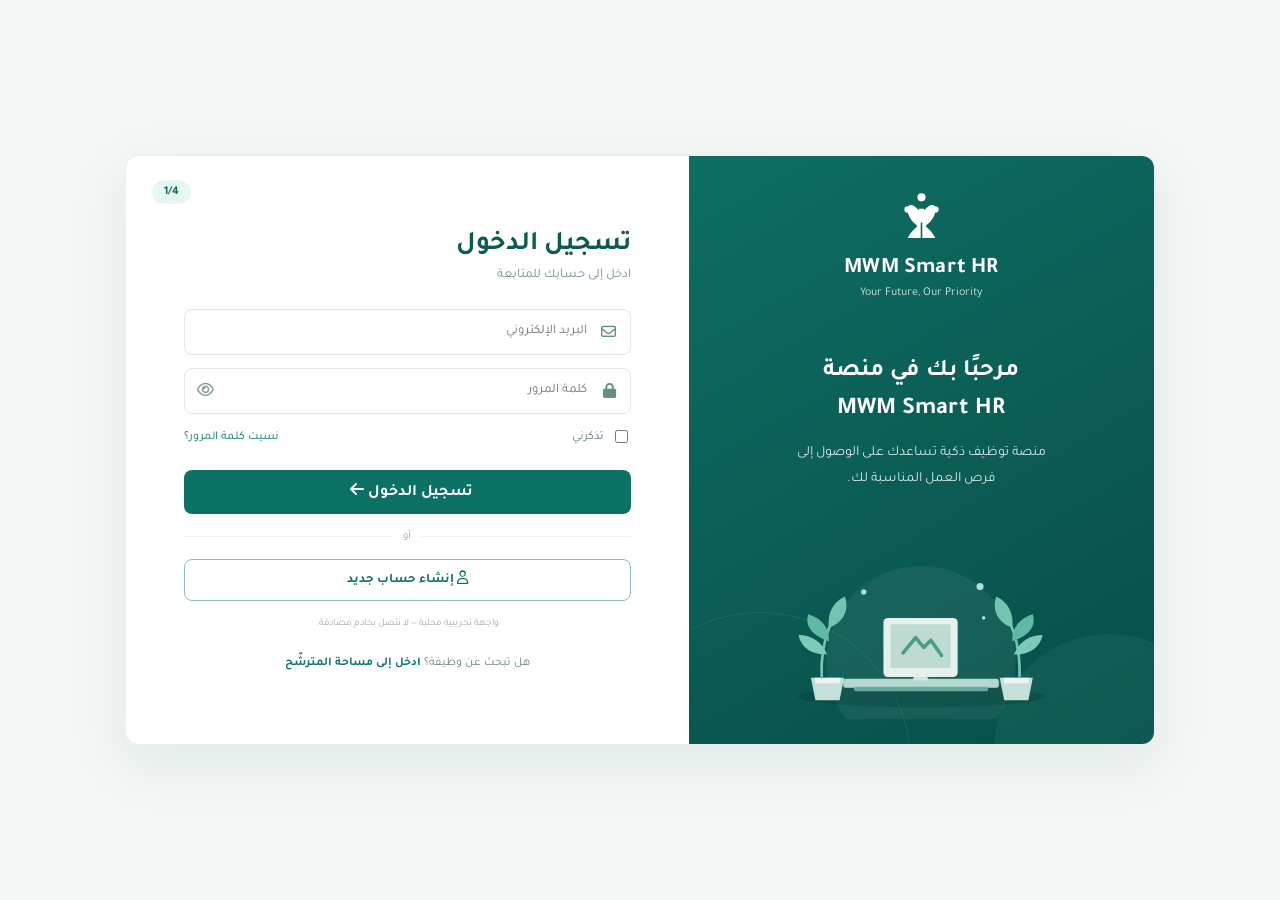
<file: index.html>
<!DOCTYPE html>
<html lang="ar" dir="rtl">
<head>
    <meta charset="UTF-8">
    <meta name="viewport" content="width=device-width, initial-scale=1.0">
    <title>MWM Smart HR</title>
    
    <link href="https://fonts.googleapis.com/css2?family=Tajawal:wght@400;500;700&display=swap" rel="stylesheet">
    <link rel="stylesheet" href="https://cdnjs.cloudflare.com/ajax/libs/font-awesome/6.4.0/css/all.min.css">

    <style>
        /* (نفس أكواد CSS السابقة التي أرسلتها لك، لا تحتاج لتغييرها) */
        :root {
            --sidebar-bg: #0d3e37; --sidebar-hover: #14554c; --sidebar-active: #1a6b60;
            --bg-color: #f4f7f6; --white: #ffffff; --text-dark: #333333;
            --text-light: #8c8c8c; --border-color: #e0e0e0; --primary-btn: #0d4b44; --sidebar-width: 260px;
        }
        * { margin: 0; padding: 0; box-sizing: border-box; font-family: 'Tajawal', sans-serif; }
        body { background-color: var(--bg-color); display: flex; height: 100vh; overflow: hidden; }

        /* الشريط الجانبي */
        .sidebar {
            width: var(--sidebar-width); background-color: var(--sidebar-bg); color: var(--white);
            display: flex; flex-direction: column; height: 100%; overflow-y: auto; flex-shrink: 0;
            transition: transform 0.3s ease-in-out; z-index: 1000;
        }
        .sidebar-header { padding: 25px 20px; display: flex; align-items: center; gap: 15px; border-bottom: 1px solid rgba(255,255,255,0.05); }
        .sidebar-header i { font-size: 28px; color: #b0d4d0; }
        .sidebar-header .logo-text h2 { font-size: 18px; font-weight: 700; }
        .sidebar-header .logo-text p { font-size: 12px; color: #a3c2be; margin-top: 2px; }
        .sidebar-menu { list-style: none; padding: 15px 0; flex: 1; }
        .sidebar-menu li { margin-bottom: 2px; }
        .sidebar-menu a {
            display: flex; align-items: center; padding: 12px 20px; color: #d1e0de; text-decoration: none;
            font-size: 14.5px; transition: all 0.2s ease; position: relative; cursor: pointer;
        }
        .sidebar-menu a i.icon { width: 25px; font-size: 16px; margin-left: 10px; text-align: center; }
        .sidebar-menu a:hover, .sidebar-menu li.active > a { background-color: var(--sidebar-hover); color: var(--white); }
        .submenu { list-style: none; background-color: rgba(0,0,0,0.15); display: none; }
        .submenu.open { display: block; }
        .submenu a { padding: 10px 45px 10px 20px; font-size: 13.5px; color: #b0c9c5; }
        .submenu a:hover, .submenu a.active { color: var(--white); background-color: rgba(255,255,255,0.05); }
        .submenu a.active::before {
            content: ""; position: absolute; right: 25px; top: 50%; transform: translateY(-50%);
            width: 6px; height: 6px; background-color: #4ade80; border-radius: 50%;
        }
        .arrow { margin-right: auto; font-size: 12px; transition: transform 0.3s ease; }
        .arrow.rotate { transform: rotate(180deg); }
        .sidebar-footer { padding: 20px; text-align: center; border-top: 1px solid rgba(255,255,255,0.05); }
        .sidebar-footer i { font-size: 24px; color: #b0d4d0; margin-bottom: 8px; }
        .sidebar-footer h4 { font-size: 13px; font-weight: 700; }
        .sidebar-footer p { font-size: 11px; color: #a3c2be; margin-top: 3px; }

        /* المنطقة الرئيسية */
        .main-content { flex: 1; display: flex; flex-direction: column; overflow: hidden; width: 100%; }
        .topbar {
            background-color: var(--white); height: 70px; display: flex; align-items: center;
            justify-content: space-between; padding: 0 30px; box-shadow: 0 1px 4px rgba(0,0,0,0.05); flex-shrink: 0;
        }
        .menu-toggle { display: none; font-size: 22px; color: var(--text-dark); cursor: pointer; margin-left: 15px; }
        .search-container { position: relative; width: 400px; }
        .search-container input {
            width: 100%; padding: 10px 40px 10px 15px; border: 1px solid var(--border-color);
            border-radius: 8px; font-size: 14px; outline: none; transition: border 0.3s;
        }
        .search-container input:focus { border-color: var(--primary-btn); }
        .search-container i { position: absolute; right: 15px; top: 50%; transform: translateY(-50%); color: var(--text-light); font-size: 16px; }
        .user-actions { display: flex; align-items: center; gap: 25px; }
        .notification { position: relative; cursor: pointer; color: var(--text-light); font-size: 20px; }
        .notification .badge {
            position: absolute; top: -5px; right: -5px; background-color: #ef4444; color: white;
            font-size: 10px; font-weight: bold; width: 16px; height: 16px; border-radius: 50%;
            display: flex; align-items: center; justify-content: center; border: 2px solid var(--white);
        }
        .profile { display: flex; align-items: center; gap: 12px; cursor: pointer; }
        .profile-info { text-align: left; }
        .profile-info h4 { font-size: 14px; color: var(--text-dark); margin-bottom: 2px; }
        .profile-info p { font-size: 12px; color: var(--text-light); }
        .profile-avatar {
            width: 40px; height: 40px; background-color: var(--sidebar-bg); color: var(--white);
            border-radius: 50%; display: flex; align-items: center; justify-content: center; font-size: 18px;
        }

        /* هنا سيتم تحميل الصفحات */
        .page-container { padding: 30px; overflow-y: auto; flex: 1; background-color: var(--bg-color); }

        /* شاشات صغيرة */
        .overlay { display: none; position: fixed; top: 0; left: 0; width: 100%; height: 100%; background-color: rgba(0,0,0,0.5); z-index: 999; opacity: 0; transition: opacity 0.3s ease; }
        .overlay.active { display: block; opacity: 1; }
        @media (max-width: 992px) {
            .sidebar { position: fixed; right: 0; top: 0; transform: translateX(100%); }
            .sidebar.open { transform: translateX(0); }
            .menu-toggle { display: block; }
            .search-container { width: 250px; }
        }
        @media (max-width: 768px) {
            .search-container { display: none; }
            .topbar { padding: 0 15px; }
            .profile-info { display: none; }
            .page-container { padding: 15px; }
        }
    </style>
</head>
<body>

    <div class="overlay" id="overlay" onclick="closeSidebar()"></div>

    <aside class="sidebar" id="sidebar">
        <div class="sidebar-header">
            <i class="fa-solid fa-network-wired"></i>
            <div class="logo-text">
                <h2>MWM Smart HR</h2>
                <p>منصة التوظيف الذكية</p>
            </div>
        </div>

        <ul class="sidebar-menu">
            <li>
                <a onclick="loadPage('home')"><i class="fa-solid fa-house icon"></i> لوحة التحكم</a>
            </li>
            
            <li class="active">
                <a onclick="toggleSubmenu('positions-submenu', this)">
                    <i class="fa-solid fa-briefcase icon"></i> إدارة المناصب الوظيفية
                    <i class="fa-solid fa-chevron-down arrow rotate"></i>
                </a>
                <ul class="submenu open" id="positions-submenu">
                    <!-- هنا نستدعي دالة loadPage بدلاً من href -->
                    <li><a onclick="loadPage('positions')" class="active">المناصب الوظيفية</a></li>
                    <li><a onclick="loadPage('job-card')">بطاقة تعريف الوظيفة</a></li>
                    <li><a onclick="loadPage('requirements')">متطلبات شاغل الوظيفة</a></li>
                    <li><a onclick="loadPage('risks')">مخاطر الوظيفة وظروفها</a></li>
                    <li><a onclick="loadPage('criteria')">معايير المطابقة والتقييم</a></li>
                </ul>
            </li>

            <li>
                <a onclick="loadPage('candidates')"><i class="fa-solid fa-users icon"></i> إدارة المرشحين</a>
            </li>
            <li>
                <a onclick="loadPage('decision')"><i class="fa-solid fa-user-check icon"></i> اتخاذ القرار</a>
            </li>
            
            <li>
                <a onclick="loadPage('matching')"><i class="fa-solid fa-brain icon"></i> المطابقة الذكية</a>
            </li>
            
            <li>
                <a onclick="loadPage('reports')"><i class="fa-solid fa-chart-column icon"></i> التقارير والنتائج</a>
            </li>
            
            <li>
                <a onclick="loadPage('settings')"><i class="fa-solid fa-gear icon"></i> الإعدادات</a>
            </li>
        </ul>

        <div class="sidebar-footer">
            <i class="fa-solid fa-layer-group"></i>
            <h4>MWM Smart HR</h4>
            <p>معاً نحو توظيف أفضل</p>
        </div>
    </aside>

    <div class="main-content">
        <header class="topbar">
            <div class="menu-toggle" onclick="toggleSidebar()">
                <i class="fa-solid fa-bars"></i>
            </div>

            <div class="search-container">
                <input type="text" placeholder="ابحث عن منصب وظيفي أو مصلحة...">
                <i class="fa-solid fa-magnifying-glass"></i>
            </div>

            <div class="user-actions">
                <div class="notification">
                    <i class="fa-regular fa-bell"></i>
                    <span class="badge">1</span>
                </div>
                <div class="profile">
                    <div class="profile-info">
                        <h4>أحمد بن علي</h4>
                        <p>مدير الموارد البشرية</p>
                    </div>
                    <div class="profile-avatar">
                        <i class="fa-solid fa-user-tie"></i>
                    </div>
                </div>
            </div>
        </header>

        <!-- 
            هذا هو الصندوق السحري الذي سيتغير محتواه!
            عند الضغط على أي زر، سيتم تحميل كود الصفحة هنا.
        -->
        <main class="page-container" id="main-content-area">
            <!-- سيتم وضع المحتوى هنا عبر JavaScript -->
            <div style="text-align: center; margin-top: 100px; color: #8c8c8c;">
                <i class="fa-solid fa-spinner fa-spin" style="font-size: 40px; margin-bottom: 20px;"></i>
                <h2>جاري تحميل لوحة التحكم...</h2>
            </div>
        </main>
    </div>

    <script src="app.js"></script>
</body>
</html>
</file>
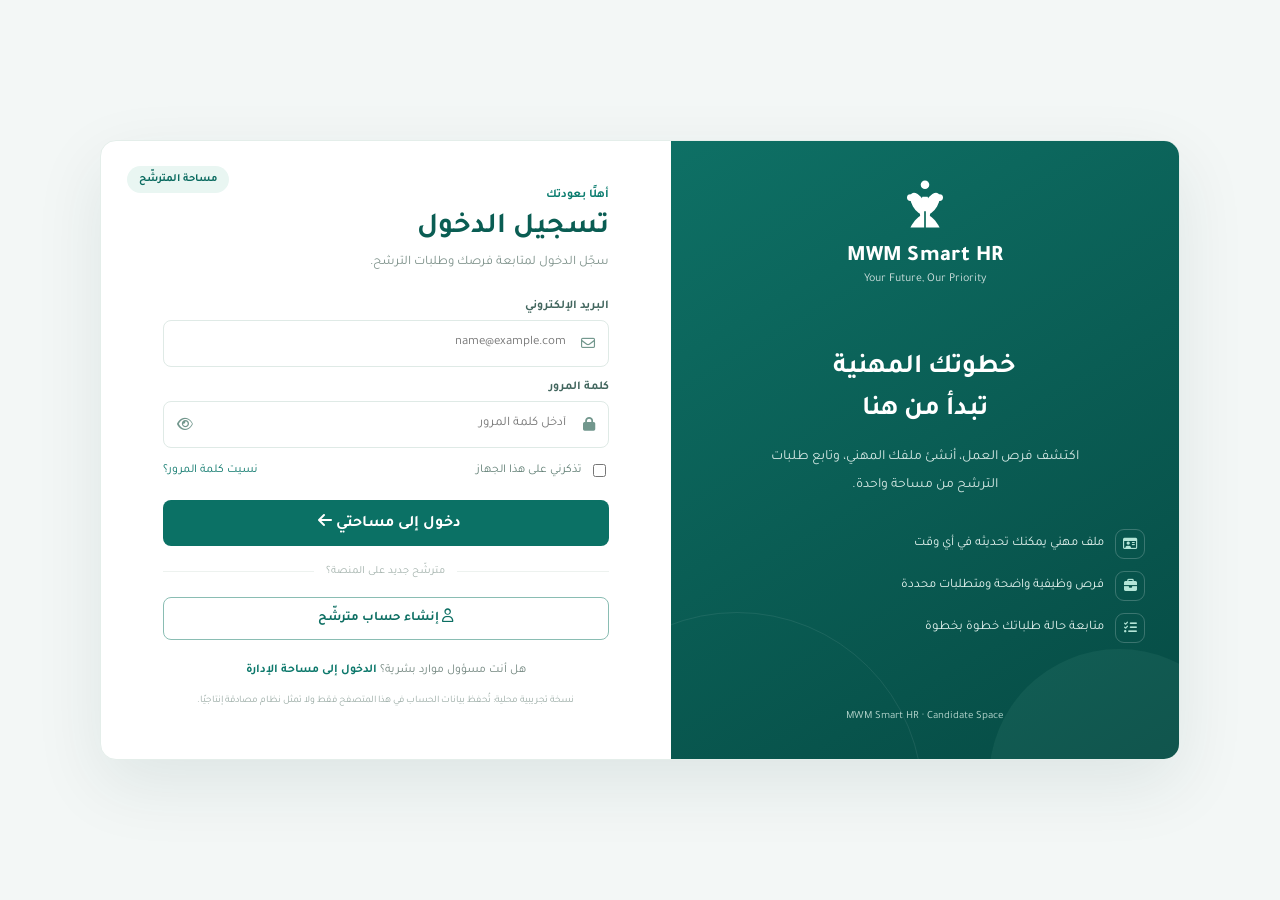
<file: candidate-login.html>
<!DOCTYPE html>
<html lang="ar" dir="rtl">
<head>
<meta charset="UTF-8"><meta name="viewport" content="width=device-width, initial-scale=1.0">
<title>بوابة المترشّح | MWM Smart HR</title>
<link href="https://fonts.googleapis.com/css2?family=Tajawal:wght@400;500;600;700;800&display=swap" rel="stylesheet">
<link rel="stylesheet" href="https://cdnjs.cloudflare.com/ajax/libs/font-awesome/6.4.0/css/all.min.css">
<style>
:root{--green:#0b655b;--green-dark:#064b44;--green-mid:#0e8174;--ink:#193e38;--muted:#708780;--line:#dfeae6;--paper:#fff;--soft:#eff8f5;--bg:#f3f7f6;--gold:#d8b775}*{box-sizing:border-box}body{margin:0;min-height:100vh;background:var(--bg);font-family:'Tajawal',sans-serif;color:var(--ink);display:grid;place-items:center;padding:26px}.auth-shell{width:min(1080px,100%);min-height:620px;background:#fff;display:grid;grid-template-columns:1fr 1.12fr;overflow:hidden;border:1px solid #e4eeea;border-radius:16px;box-shadow:0 24px 70px rgba(16,59,52,.09)}.brand-panel{background:linear-gradient(150deg,#0e7065,#064b44);position:relative;overflow:hidden;color:white;display:flex;align-items:center;flex-direction:column;padding:36px 34px;text-align:center}.brand-panel:before{content:"";position:absolute;width:370px;height:370px;border:1px solid #ffffff14;border-radius:50%;bottom:-225px;left:-120px}.brand-panel:after{content:"";position:absolute;width:260px;height:260px;background:#8dd0bd13;border-radius:50%;bottom:-150px;right:-70px}.brand-logo{width:60px;height:60px;z-index:1}.brand-name{font-size:22px;font-weight:800;letter-spacing:.2px;direction:ltr;margin-top:7px;z-index:1}.tagline{font-size:12px;opacity:.8;direction:ltr;margin-top:2px;z-index:1}.brand-copy{margin-top:62px;z-index:1;max-width:330px}.brand-copy h1{font-size:27px;line-height:1.55;margin:0 0 11px}.brand-copy p{font-size:14px;color:#d5e8e4;line-height:2;margin:0}.benefits{align-self:stretch;margin-top:30px;display:grid;gap:12px;text-align:right;z-index:1}.benefit{display:flex;align-items:center;gap:11px;font-size:13px;color:#e4f3ef}.benefit i{width:30px;height:30px;border:1px solid #ffffff35;border-radius:9px;display:grid;place-items:center;color:#b4e5d7}.brand-foot{margin-top:auto;padding-top:35px;color:#b9d8d0;font-size:11px;z-index:1}.auth-panel{padding:42px 62px 34px;display:flex;flex-direction:column;justify-content:center;position:relative}.role-chip{position:absolute;top:25px;left:26px;background:#e9f6f2;color:#0b6b60;border-radius:20px;padding:7px 12px;font-size:11px;font-weight:700}.auth-view[hidden]{display:none}.heading{margin-bottom:24px}.eyebrow{color:#0c7d70;font-size:12px;font-weight:700;margin-bottom:8px}.heading h2{font-size:29px;color:#0a5d53;margin:0 0 7px}.heading p{font-size:13px;color:#7d918a;margin:0;line-height:1.7}.field{margin-bottom:13px;position:relative}.field label{display:block;font-size:12px;font-weight:700;color:#42665e;margin-bottom:7px}.field input{width:100%;height:47px;border:1px solid var(--line);background:#fff;border-radius:8px;padding:0 42px 0 14px;font:inherit;font-size:13px;color:#244840;outline:none;transition:border .2s,box-shadow .2s}.field input:focus{border-color:#80bcb0;box-shadow:0 0 0 3px #0d77690d}.field>i{position:absolute;right:14px;top:37px;color:#72978d;font-size:14px}.field .eye{position:absolute;left:14px;right:auto;top:37px;cursor:pointer}.auth-row{display:flex;align-items:center;justify-content:space-between;gap:12px;font-size:12px;color:#617f75;margin:5px 0 20px}.remember{display:flex;align-items:center;gap:7px}.remember input{accent-color:#0b7165}.text-button{border:0;background:none;color:#0d786c;font:inherit;cursor:pointer;padding:0}.primary{width:100%;height:46px;border:0;border-radius:8px;background:#0b7165;color:#fff;font:inherit;font-weight:700;cursor:pointer;transition:background .2s}.primary:hover{background:#095b52}.primary i{margin-left:7px}.switch-line{text-align:center;display:flex;align-items:center;gap:12px;color:#a2b1ab;font-size:11px;margin:19px 0}.switch-line:before,.switch-line:after{content:"";height:1px;flex:1;background:#edf2ef}.switch{width:100%;height:43px;border:1px solid #8abdb3;border-radius:8px;background:#fff;color:#0c6e62;font:inherit;font-size:13px;font-weight:700;cursor:pointer}.switch:hover{background:#f4fbf9}.manager-link{text-align:center;font-size:12px;color:#71857e;margin-top:23px}.manager-link a{color:#0c786b;font-weight:700;text-decoration:none}.note{font-size:10px;color:#9aaba5;text-align:center;line-height:1.7;margin-top:16px}.message{display:none;font-size:12px;color:#9e4238;background:#fff4f1;border:1px solid #f1d9d3;padding:10px 12px;border-radius:7px;margin:0 0 14px;line-height:1.6}.message.show{display:block}.message.success{color:#136c53;background:#effaf5;border-color:#d1eee0}.password-hint{font-size:11px;color:#859992;line-height:1.5;margin-top:-5px;margin-bottom:12px}.terms{font-size:11px;color:#83968e;line-height:1.7;margin:3px 0 15px}.terms input{accent-color:#0b7165;vertical-align:middle;margin-left:5px}@media(max-width:800px){body{padding:0;background:white}.auth-shell{min-height:100vh;grid-template-columns:1fr;border:0;border-radius:0;box-shadow:none}.brand-panel{padding:21px 20px 23px;min-height:240px}.brand-logo{width:43px;height:43px}.brand-name{font-size:19px}.brand-copy{margin-top:20px}.brand-copy h1{font-size:21px}.brand-copy p{font-size:12px;max-width:430px}.benefits{display:none}.brand-foot{display:none}.auth-panel{padding:66px 26px 28px;min-height:480px}.role-chip{top:17px;left:20px}.heading h2{font-size:25px}}@media(min-width:801px) and (max-height:720px){.auth-shell{min-height:560px}.brand-copy{margin-top:35px}.auth-panel{padding-top:30px;padding-bottom:25px}.heading{margin-bottom:16px}.field{margin-bottom:10px}}
</style>
</head>
<body>
<main class="auth-shell">
  <section class="brand-panel">
    <svg class="brand-logo" viewBox="0 0 70 70" aria-hidden="true"><g fill="#fff"><circle cx="35" cy="9" r="5"/><circle cx="18" cy="24" r="4"/><circle cx="52" cy="24" r="4"/><ellipse cx="27" cy="31" rx="7" ry="14" transform="rotate(-30 27 31)"/><ellipse cx="43" cy="31" rx="7" ry="14" transform="rotate(30 43 31)"/><path d="M32 23c-4 9-4 17-2 25h10c2-8 2-16-2-25z"/><path d="M35 42c-8 4-13 9-17 17h34c-4-8-9-13-17-17z"/><path d="M35 40v21" stroke="#0d6b5c" stroke-width="2" fill="none"/></g></svg>
    <div class="brand-name">MWM Smart HR</div><div class="tagline">Your Future, Our Priority</div>
    <div class="brand-copy"><h1>خطوتك المهنية<br>تبدأ من هنا</h1><p>اكتشف فرص العمل، أنشئ ملفك المهني، وتابع طلبات الترشح من مساحة واحدة.</p></div>
    <div class="benefits"><div class="benefit"><i class="fa-regular fa-id-card"></i><span>ملف مهني يمكنك تحديثه في أي وقت</span></div><div class="benefit"><i class="fa-solid fa-briefcase"></i><span>فرص وظيفية واضحة ومتطلبات محددة</span></div><div class="benefit"><i class="fa-solid fa-list-check"></i><span>متابعة حالة طلباتك خطوة بخطوة</span></div></div>
    <div class="brand-foot">MWM Smart HR · Candidate Space</div>
  </section>
  <section class="auth-panel">
    <span class="role-chip">مساحة المترشّح</span>
    <form id="login-form" class="auth-view">
      <div class="heading"><div class="eyebrow">أهلًا بعودتك</div><h2>تسجيل الدخول</h2><p>سجّل الدخول لمتابعة فرصك وطلبات الترشح.</p></div>
      <div class="field"><label for="login-email">البريد الإلكتروني</label><i class="fa-regular fa-envelope"></i><input id="login-email" name="email" type="email" placeholder="name@example.com" autocomplete="username" required></div>
      <div class="field"><label for="login-password">كلمة المرور</label><i class="fa-solid fa-lock"></i><input id="login-password" name="password" type="password" placeholder="أدخل كلمة المرور" autocomplete="current-password" required><i class="fa-regular fa-eye eye" data-show-password></i></div>
      <div class="auth-row"><label class="remember"><input type="checkbox" name="remember"> تذكرني على هذا الجهاز</label><button class="text-button" type="button" data-action="forgot">نسيت كلمة المرور؟</button></div>
      <p class="message" id="login-message" role="status"></p>
      <button type="submit" class="primary">دخول إلى مساحتي <i class="fa-solid fa-arrow-left"></i></button>
      <div class="switch-line">مترشّح جديد على المنصة؟</div><button class="switch" type="button" data-switch="signup"><i class="fa-regular fa-user"></i> إنشاء حساب مترشّح</button>
    </form>
    <form id="signup-form" class="auth-view" hidden>
      <div class="heading"><div class="eyebrow">ابدأ رحلتك</div><h2>إنشاء حساب مترشّح</h2><p>أنشئ حسابًا لتقديم طلبات التوظيف ومتابعتها.</p></div>
      <div class="field"><label for="signup-name">الاسم الكامل</label><i class="fa-regular fa-user"></i><input id="signup-name" name="name" placeholder="الاسم واللقب" autocomplete="name" required maxlength="100"></div>
      <div class="field"><label for="signup-email">البريد الإلكتروني</label><i class="fa-regular fa-envelope"></i><input id="signup-email" name="email" type="email" placeholder="name@example.com" autocomplete="email" required maxlength="160"></div>
      <div class="field"><label for="signup-password">كلمة المرور</label><i class="fa-solid fa-lock"></i><input id="signup-password" name="password" type="password" placeholder="8 أحرف على الأقل" minlength="8" autocomplete="new-password" required><i class="fa-regular fa-eye eye" data-show-password></i></div>
      <div class="field"><label for="signup-confirm">تأكيد كلمة المرور</label><i class="fa-solid fa-lock"></i><input id="signup-confirm" name="confirmPassword" type="password" placeholder="أعد كتابة كلمة المرور" minlength="8" autocomplete="new-password" required></div>
      <p class="password-hint">استخدم كلمة مرور لا تقل عن 8 أحرف.</p>
      <label class="terms"><input type="checkbox" name="agree" required> أوافق على استخدام بياناتي لغرض الترشح في هذه النسخة التجريبية.</label>
      <p class="message" id="signup-message" role="status"></p>
      <button type="submit" class="primary">إنشاء الحساب <i class="fa-solid fa-arrow-left"></i></button>
      <div class="switch-line">لديك حساب بالفعل؟</div><button class="switch" type="button" data-switch="login">العودة إلى تسجيل الدخول</button>
    </form>
    <div class="manager-link">هل أنت مسؤول موارد بشرية؟ <a href="login.html">الدخول إلى مساحة الإدارة</a></div>
    <p class="note">نسخة تجريبية محلية: تُحفظ بيانات الحساب في هذا المتصفح فقط ولا تمثل نظام مصادقة إنتاجيًا.</p>
  </section>
</main>
<script>
(() => {
  'use strict';
  const ACCOUNTS_KEY='mwm-smart-hr.candidate-accounts.v1';
  const SESSION_KEY='mwmCandidateAccountId';
  const loginForm=document.getElementById('login-form');
  const signupForm=document.getElementById('signup-form');
  const readAccounts=()=>{try{const v=JSON.parse(localStorage.getItem(ACCOUNTS_KEY)||'[]');return Array.isArray(v)?v:[]}catch(_){return[]}};
  const writeAccounts=items=>localStorage.setItem(ACCOUNTS_KEY,JSON.stringify(items));
  const message=(id,text,success=false)=>{const el=document.getElementById(id);el.textContent=text;el.classList.toggle('show',!!text);el.classList.toggle('success',!!success)};
  function show(which){loginForm.hidden=which!=='login';signupForm.hidden=which!=='signup';document.querySelector('.role-chip').textContent=which==='login'?'مساحة المترشّح':'حساب مترشّح جديد';message('login-message','');message('signup-message','');}
  async function digest(value){if(!window.crypto?.subtle)throw new Error('تعذر إنشاء جلسة آمنة في هذا المتصفح. شغّل الموقع عبر start.py ثم استخدم متصفحًا حديثًا.');const bytes=new TextEncoder().encode(value);const hash=await crypto.subtle.digest('SHA-256',bytes);return Array.from(new Uint8Array(hash)).map(b=>b.toString(16).padStart(2,'0')).join('');}
  function enter(account){sessionStorage.setItem(SESSION_KEY,account.id);sessionStorage.setItem('mwmCandidateEmail',account.email);location.href='candidate-portal.html';}
  document.querySelectorAll('[data-switch]').forEach(btn=>btn.addEventListener('click',()=>show(btn.dataset.switch)));
  document.querySelectorAll('[data-show-password]').forEach(btn=>btn.addEventListener('click',()=>{const input=btn.parentElement.querySelector('input');input.type=input.type==='password'?'text':'password';btn.classList.toggle('fa-eye');btn.classList.toggle('fa-eye-slash')}));
  loginForm.addEventListener('submit',async event=>{event.preventDefault();message('login-message','');const email=loginForm.elements.email.value.trim().toLowerCase(),password=loginForm.elements.password.value;try{const accounts=readAccounts(),account=accounts.find(a=>a.email===email);if(!account){message('login-message','لم نعثر على حساب بهذا البريد الإلكتروني. أنشئ حسابًا جديدًا للمتابعة.');return;}if(await digest(password)!==account.passwordDigest){message('login-message','كلمة المرور غير صحيحة. تحقق منها ثم حاول مجددًا.');return;}enter(account);}catch(err){message('login-message',err.message||'تعذر تسجيل الدخول.');}});
  signupForm.addEventListener('submit',async event=>{event.preventDefault();message('signup-message','');if(!signupForm.reportValidity())return;const name=signupForm.elements.name.value.trim(),email=signupForm.elements.email.value.trim().toLowerCase(),password=signupForm.elements.password.value,confirmPassword=signupForm.elements.confirmPassword.value;if(password!==confirmPassword){message('signup-message','كلمتا المرور غير متطابقتين.');return;}if(name.length<3){message('signup-message','اكتب الاسم الكامل بشكل صحيح.');return;}if(password.length<8){message('signup-message','يجب أن تحتوي كلمة المرور على 8 أحرف على الأقل.');return;}try{const accounts=readAccounts();if(accounts.some(a=>a.email===email)){message('signup-message','يوجد حساب مسجّل بهذا البريد. سجّل الدخول بدلًا من إنشاء حساب مكرر.');return;}const account={id:'ca_'+Date.now().toString(36)+'_'+Math.random().toString(36).slice(2,8),name,email,passwordDigest:await digest(password),createdAt:new Date().toISOString(),profile:{name,email,phone:'',city:'',education:'',field:'',experienceYears:0,skills:[],about:'',cvName:'',cvData:'',photoData:''}};accounts.push(account);writeAccounts(accounts);enter(account);}catch(err){message('signup-message',err.message||'تعذر إنشاء الحساب.');}});
  document.querySelector('[data-action="forgot"]').addEventListener('click',()=>message('login-message','لا تتوفر خدمة استرجاع كلمة المرور عبر البريد في النسخة المحلية. احتفظ بكلمة المرور؛ لا يمكن استعادتها من واجهة العرض إذا فُقدت.'));
  if(sessionStorage.getItem(SESSION_KEY))location.replace('candidate-portal.html');
})();
</script>
</body>
</html>
</file>
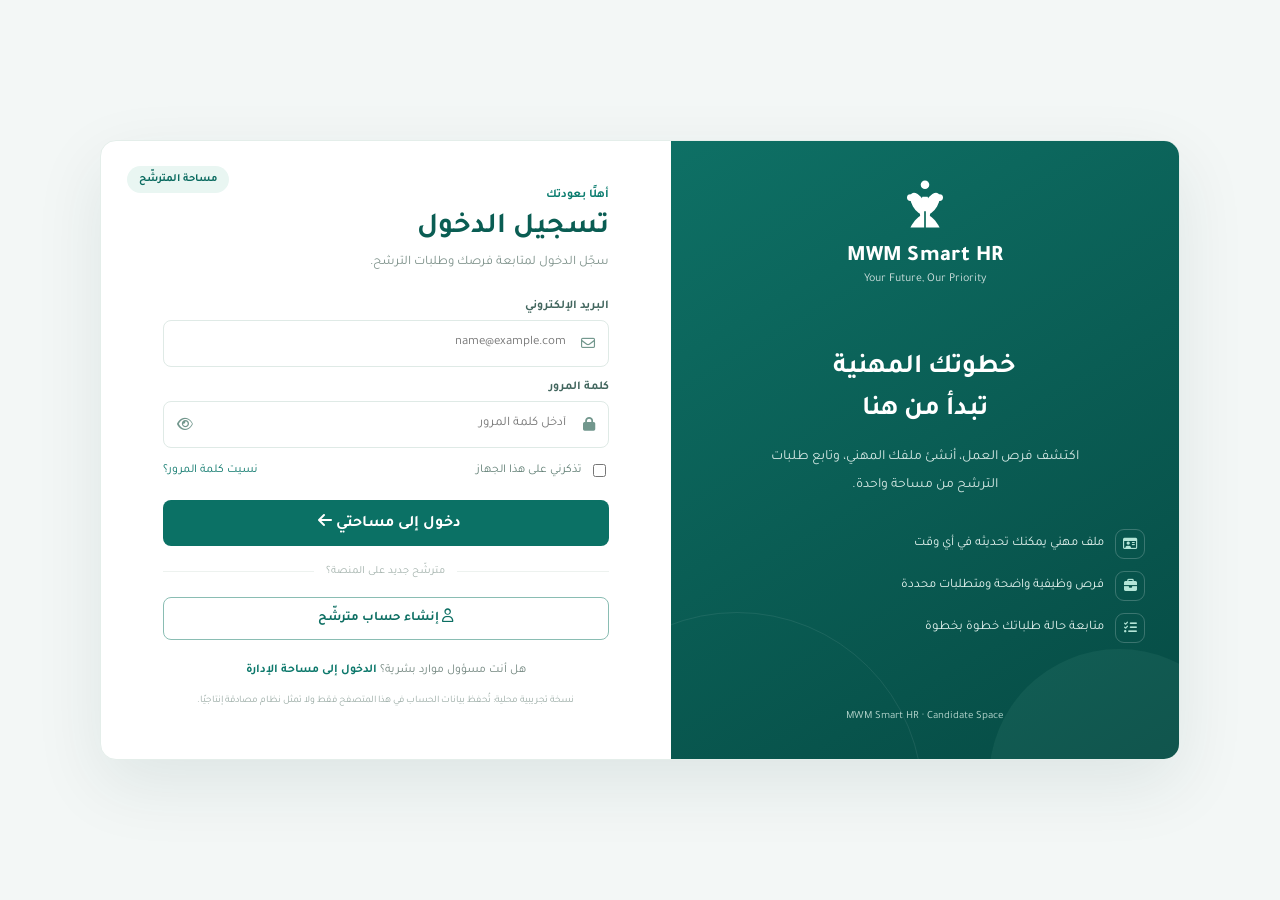
<file: candidate-portal.html>
<!DOCTYPE html>
<html lang="ar" dir="rtl">
<head>
<meta charset="UTF-8"><meta name="viewport" content="width=device-width, initial-scale=1.0">
<title>مساحة المترشّح | MWM Smart HR</title>
<link href="https://fonts.googleapis.com/css2?family=Tajawal:wght@400;500;600;700;800&display=swap" rel="stylesheet">
<link rel="stylesheet" href="https://cdnjs.cloudflare.com/ajax/libs/font-awesome/6.4.0/css/all.min.css">
<link rel="stylesheet" href="candidate.css">
</head>
<body>
<div class="candidate-app" id="candidate-app">
  <aside class="c-sidebar" id="c-sidebar">
    <a href="candidate-portal.html" class="c-brand" aria-label="MWM Smart HR"><span class="c-logo"><svg viewBox="0 0 70 70" aria-hidden="true"><g fill="currentColor"><circle cx="35" cy="9" r="5"/><circle cx="18" cy="24" r="4"/><circle cx="52" cy="24" r="4"/><ellipse cx="27" cy="31" rx="7" ry="14" transform="rotate(-30 27 31)"/><ellipse cx="43" cy="31" rx="7" ry="14" transform="rotate(30 43 31)"/><path d="M32 23c-4 9-4 17-2 25h10c2-8 2-16-2-25z"/><path d="M35 42c-8 4-13 9-17 17h34c-4-8-9-13-17-17z"/><path d="M35 40v21" stroke="#0d6b5c" stroke-width="2" fill="none"/></g></svg></span><span><b>MWM Smart HR</b><small>مساحة المترشّح</small></span></a>
    <div class="c-side-label">مساحتك المهنية</div>
    <nav class="c-nav" aria-label="القائمة الرئيسية">
      <button class="active" data-view="dashboard"><i class="fa-solid fa-house"></i><span>الرئيسية</span></button>
      <button data-view="jobs"><i class="fa-solid fa-briefcase"></i><span>الوظائف المتاحة</span><span class="nav-count" id="c-jobs-count">0</span></button>
      <button data-view="applications"><i class="fa-solid fa-file-circle-check"></i><span>طلباتي</span><span class="nav-count" id="c-app-count">0</span></button>
      <button data-view="profile"><i class="fa-regular fa-id-card"></i><span>ملفي المهني</span></button>
      <button data-view="security"><i class="fa-solid fa-shield-halved"></i><span>إعدادات الحساب</span></button>
    </nav>
    <div class="c-sidebar-bottom"><div class="c-help-icon"><i class="fa-regular fa-circle-question"></i></div><b>هل تحتاج إلى مساعدة؟</b><p>راجع تفاصيل كل منصب ومتطلباته قبل إرسال طلب الترشح.</p><button data-view="jobs">استكشاف الوظائف <i class="fa-solid fa-arrow-left"></i></button></div>
    <div class="c-sidebar-footer"><span class="c-mini-dot"></span> Your Future, Our Priority</div>
  </aside>
  <div class="c-mobile-scrim" id="c-scrim"></div>
  <main class="c-main">
    <header class="c-topbar">
      <div class="c-top-start"><button class="c-menu-toggle" id="c-menu-toggle" aria-label="فتح القائمة"><i class="fa-solid fa-bars"></i></button><div class="c-breadcrumb"><span>مساحة المترشّح</span><i class="fa-solid fa-chevron-left"></i><b id="c-current-page">الرئيسية</b></div></div>
      <div class="c-top-actions"><span class="c-top-note"><i class="fa-regular fa-circle-check"></i> تابع فرصك في مكان واحد</span><button class="c-avatar-button" data-view="profile" id="c-top-avatar" aria-label="الملف الشخصي">م</button><div class="c-top-user"><b id="c-top-name">المترشّح</b><small>حساب مترشّح</small></div><button class="c-logout" id="c-logout" title="تسجيل الخروج"><i class="fa-solid fa-arrow-right-from-bracket"></i></button></div>
    </header>
    <section class="c-content" id="c-content" aria-live="polite"><div class="c-loading"><i class="fa-solid fa-circle-notch fa-spin"></i><span>جارٍ تجهيز مساحتك...</span></div></section>
    <footer class="c-footer"><span>MWM Smart HR</span><span>مساحة المترشّح · نسخة تجريبية محلية</span></footer>
  </main>
</div>
<div id="c-toast" role="status" aria-live="polite"></div>
<div class="c-modal-layer" id="c-modal-layer" hidden></div>
<script src="candidate.js"></script>
</body>
</html>
</file>
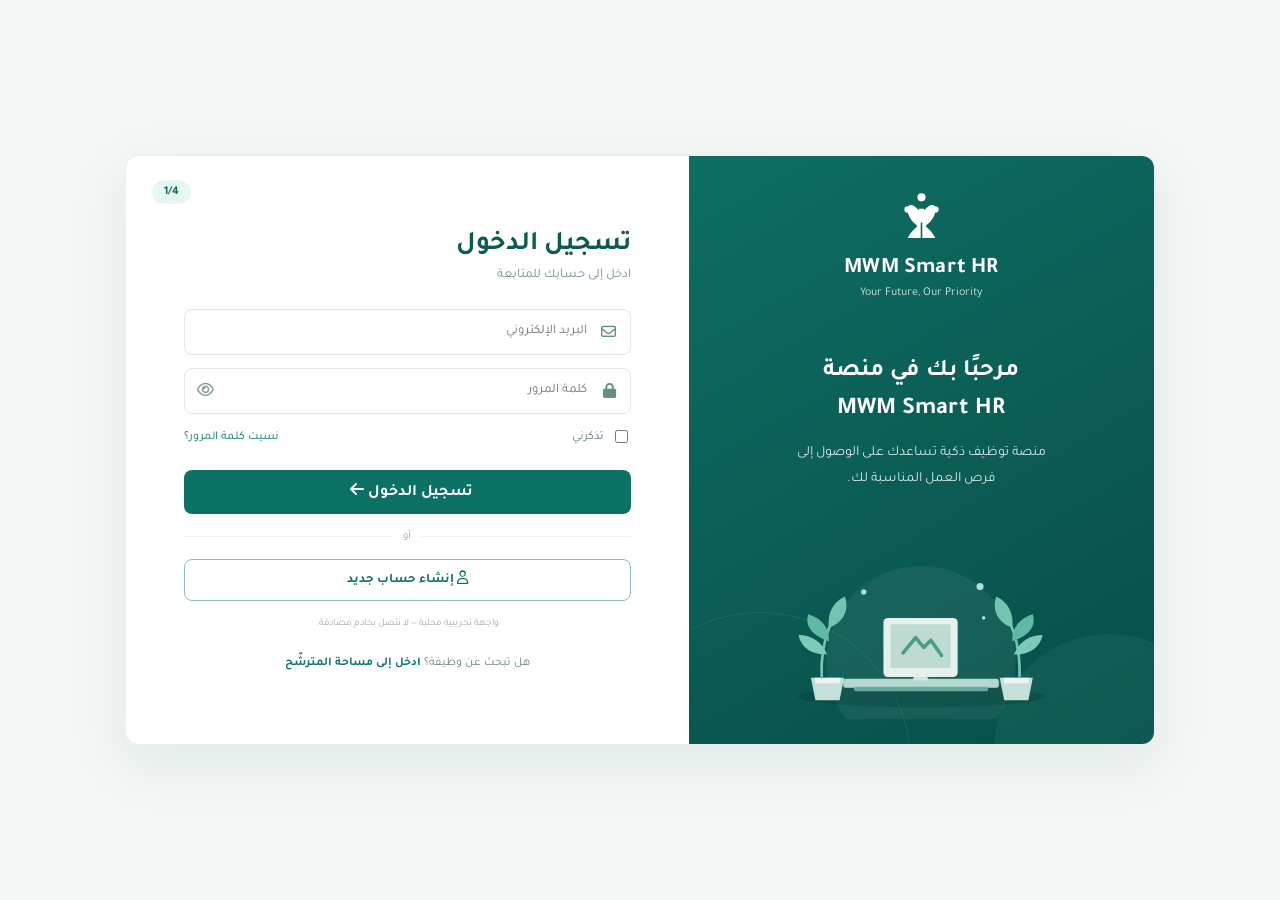
<file: login.html>
<!DOCTYPE html>
<html lang="ar" dir="rtl">
<head>
<meta charset="UTF-8"><meta name="viewport" content="width=device-width, initial-scale=1.0">
<title>تسجيل الدخول | MWM Smart HR</title>
<link href="https://fonts.googleapis.com/css2?family=Tajawal:wght@400;500;700;800&display=swap" rel="stylesheet">
<link rel="stylesheet" href="https://cdnjs.cloudflare.com/ajax/libs/font-awesome/6.4.0/css/all.min.css">
<style>
:root{--green:#0b5b52;--green-dark:#064b44;--green-mid:#0c7468;--ink:#173d37;--muted:#6d8580;--line:#dfe9e6;--paper:#fff;--soft:#eff8f5}*{box-sizing:border-box}body{margin:0;min-height:100vh;background:#f3f7f6;font-family:'Tajawal',sans-serif;color:var(--ink);display:grid;place-items:center;padding:20px}.login-shell{width:min(1030px,100%);min-height:590px;background:var(--paper);display:grid;grid-template-columns:.95fr 1.15fr;border-radius:13px;overflow:hidden;box-shadow:0 18px 60px rgba(16,59,52,.08);border:1px solid #e9efed}.brand-panel{background:linear-gradient(150deg,#0e6e64,#074e48);position:relative;overflow:hidden;color:#fff;display:flex;align-items:center;flex-direction:column;padding:34px 38px 28px;text-align:center}.brand-panel:before{content:"";position:absolute;width:300px;height:300px;border:1px solid rgba(255,255,255,.08);border-radius:50%;bottom:-170px;left:-80px}.brand-panel:after{content:"";position:absolute;width:230px;height:230px;background:rgba(80,176,154,.1);border-radius:50%;bottom:-120px;right:-70px}.brand-logo{width:57px;height:57px;margin-bottom:9px;z-index:1}.brand-panel h2{font-size:22px;margin:0;font-weight:700;letter-spacing:.2px;z-index:1;direction:ltr}.brand-panel .tagline{font-size:12px;opacity:.82;margin-top:4px;direction:ltr;z-index:1}.brand-copy{margin-top:53px;z-index:1}.brand-copy h1{font-size:24px;line-height:1.6;margin:0 0 10px;font-weight:700}.brand-copy p{font-size:14px;line-height:1.9;color:#d5e8e4;margin:0 auto;max-width:280px}.illustration{position:absolute;bottom:25px;left:50%;transform:translateX(-50%);width:min(340px,85%);height:170px;z-index:1}.login-panel{padding:35px 58px 30px;display:flex;flex-direction:column;justify-content:center;position:relative}.step-indicator{position:absolute;top:24px;left:26px;background:#e8f6f2;color:#0b6c61;border-radius:18px;padding:5px 12px;font-size:12px;font-weight:700;direction:ltr}.login-heading{margin-bottom:25px}.login-heading h1{font-size:27px;color:#0d5a51;margin:0 0 6px}.login-heading p{font-size:13px;color:#77908a;margin:0}.field{margin-bottom:13px;position:relative}.field input{width:100%;height:46px;border:1px solid var(--line);background:#fff;border-radius:8px;padding:0 43px 0 13px;font:inherit;font-size:13px;color:#244840;outline:none;transition:border .2s,box-shadow .2s}.field input:focus{border-color:#80bcb0;box-shadow:0 0 0 3px rgba(13,119,105,.08)}.field>i{position:absolute;right:15px;top:15px;color:#648f85;font-size:15px}.field .show-password{position:absolute;left:13px;right:auto;top:14px;cursor:pointer;color:#849c95}.login-options{display:flex;align-items:center;justify-content:space-between;gap:12px;font-size:12px;color:#5e7c73;margin:7px 0 24px}.remember{display:flex;align-items:center;gap:7px}.remember input{accent-color:#0d7468}.text-button{border:0;background:none;color:#0d786c;font:inherit;cursor:pointer;padding:0}.submit-btn{width:100%;height:44px;border:0;border-radius:8px;background:#0b7165;color:#fff;font:inherit;font-weight:700;cursor:pointer;transition:background .2s}.submit-btn:hover{background:#095b52}.submit-btn i{margin-left:8px}.separator{display:flex;align-items:center;gap:10px;color:#9aa9a4;font-size:11px;margin:16px 0}.separator:before,.separator:after{content:"";height:1px;background:#edf1ef;flex:1}.switch-btn{width:100%;height:42px;border:1px solid #8abdb3;border-radius:8px;background:white;color:#0c6e62;font:inherit;font-size:13px;font-weight:700;cursor:pointer}.switch-btn:hover{background:#f4fbf9}.login-footnote{font-size:10px;color:#a0afaa;text-align:center;margin-top:17px}.form-message{display:none;font-size:12px;color:#a34b40;background:#fff4f1;border:1px solid #f1d9d3;padding:9px 11px;border-radius:6px;margin:-5px 0 14px}.form-message.show{display:block}.auth-view[hidden]{display:none}@media(max-width:760px){body{padding:0;background:white}.login-shell{min-height:100vh;border:0;border-radius:0;grid-template-columns:1fr;box-shadow:none}.brand-panel{padding:20px 18px 22px;min-height:245px}.brand-logo{width:43px;height:43px;margin-bottom:4px}.brand-panel h2{font-size:19px}.brand-copy{margin-top:20px}.brand-copy h1{font-size:20px}.brand-copy p{font-size:12px;max-width:360px}.illustration{display:none}.login-panel{padding:58px 25px 30px;min-height:470px}.step-indicator{top:17px;left:20px}.login-heading h1{font-size:25px}}@media(min-width:761px) and (max-height:700px){.login-shell{min-height:550px}.brand-copy{margin-top:28px}.illustration{height:140px;bottom:12px}.login-panel{padding-top:28px;padding-bottom:22px}.login-heading{margin-bottom:17px}.login-options{margin-bottom:18px}}
</style>
</head>
<body>
<main class="login-shell">
  <section class="brand-panel">
    <svg class="brand-logo" viewBox="0 0 70 70" aria-hidden="true"><g fill="#fff"><circle cx="35" cy="9" r="5"/><circle cx="18" cy="24" r="4"/><circle cx="52" cy="24" r="4"/><ellipse cx="27" cy="31" rx="7" ry="14" transform="rotate(-30 27 31)"/><ellipse cx="43" cy="31" rx="7" ry="14" transform="rotate(30 43 31)"/><path d="M32 23c-4 9-4 17-2 25h10c2-8 2-16-2-25z"/><path d="M35 42c-8 4-13 9-17 17h34c-4-8-9-13-17-17z"/><path d="M35 40v21" stroke="#0d6b5c" stroke-width="2" fill="none"/></g></svg>
    <h2>MWM Smart HR</h2><span class="tagline">Your Future, Our Priority</span>
    <div class="brand-copy"><h1>مرحبًا بك في منصة<br>MWM Smart HR</h1><p>منصة توظيف ذكية تساعدك على الوصول إلى فرص العمل المناسبة لك.</p></div>
    <svg class="illustration" viewBox="0 0 360 190" aria-hidden="true"><circle cx="180" cy="125" r="106" fill="#ffffff" opacity=".06"/><ellipse cx="180" cy="165" rx="138" ry="12" fill="#022f2a" opacity=".24"/><rect x="93" y="145" width="174" height="10" rx="3" fill="#b2d8d0"/><rect x="105" y="154" width="150" height="5" rx="2" fill="#6ba99d"/><rect x="138" y="77" width="83" height="66" rx="5" fill="#e4f0ec"/><rect x="146" y="84" width="67" height="49" rx="2" fill="#bddbd2"/><path d="M160 116l14-17 9 11 8-8 12 17" stroke="#4c9a89" stroke-width="4" fill="none" stroke-linecap="round" stroke-linejoin="round"/><rect x="171" y="143" width="17" height="4" rx="2" fill="#cfe7e0"/><g><path d="M69 143c-1-20 2-39 9-57" stroke="#75c4b1" stroke-width="3" fill="none"/><path d="M77 103C58 97 50 86 54 73c14 4 24 15 23 30" fill="#60b9a4"/><path d="M75 118c-18 0-29-8-32-22 15 0 27 8 32 22" fill="#7bcbb8"/><path d="M77 88c-2-17 5-29 18-35 5 16-2 29-18 35" fill="#72c5b1"/><path d="M290 143c1-20-2-39-9-57" stroke="#75c4b1" stroke-width="3" fill="none"/><path d="M282 103c19-6 27-17 23-30-14 4-24 15-23 30" fill="#60b9a4"/><path d="M284 118c18 0 29-8 32-22-15 0-27 8-32 22" fill="#7bcbb8"/><path d="M282 88c2-17-5-29-18-35-5 16 2 29 18 35" fill="#72c5b1"/><path d="M57 144h37l-5 25H62z" fill="#c4e0d8"/><path d="M268 144h37l-5 25h-27z" fill="#c4e0d8"/><path d="M61 144h29l-1 6H62zM272 144h29l-1 6h-27z" fill="#e8f5f1"/></g><circle cx="116" cy="48" r="3" fill="#b0e0d5"/><circle cx="246" cy="42" r="4" fill="#b0e0d5"/><circle cx="250" cy="77" r="2" fill="#b0e0d5"/></svg>
  </section>
  <section class="login-panel">
    <span class="step-indicator">1/4</span>
    <form id="login-form" class="auth-view">
      <div class="login-heading"><h1>تسجيل الدخول</h1><p>ادخل إلى حسابك للمتابعة</p></div>
      <div class="field"><i class="fa-regular fa-envelope"></i><input name="email" type="email" placeholder="البريد الإلكتروني" autocomplete="username" required></div>
      <div class="field"><i class="fa-solid fa-lock"></i><input name="password" type="password" placeholder="كلمة المرور" autocomplete="current-password" required><i class="fa-regular fa-eye show-password" data-show-password></i></div>
      <div class="login-options"><label class="remember"><input type="checkbox" name="remember"> تذكرني</label><button class="text-button" type="button" data-action="forgot">نسيت كلمة المرور؟</button></div>
      <p class="form-message" id="login-message"></p>
      <button type="submit" class="submit-btn">تسجيل الدخول <i class="fa-solid fa-arrow-left"></i></button>
      <div class="separator">أو</div><button class="switch-btn" type="button" data-switch="signup"><i class="fa-regular fa-user"></i> إنشاء حساب جديد</button>
      <p class="login-footnote">واجهة تجريبية محلية — لا تتصل بخادم مصادقة.</p>
    </form>
    <form id="signup-form" class="auth-view" hidden>
      <div class="login-heading"><h1>إنشاء حساب</h1><p>جهّز مساحة العمل الخاصة بك على MWM Smart HR.</p></div>
      <div class="field"><i class="fa-regular fa-user"></i><input name="name" placeholder="الاسم الكامل" autocomplete="name" required></div>
      <div class="field"><i class="fa-regular fa-envelope"></i><input name="email" type="email" placeholder="البريد الإلكتروني" autocomplete="email" required></div>
      <div class="field"><i class="fa-solid fa-lock"></i><input name="password" type="password" placeholder="كلمة المرور (8 أحرف على الأقل)" minlength="8" required><i class="fa-regular fa-eye show-password" data-show-password></i></div>
      <p class="form-message" id="signup-message"></p><button type="submit" class="submit-btn">إنشاء الحساب <i class="fa-solid fa-arrow-left"></i></button>
      <div class="separator">أو</div><button class="switch-btn" type="button" data-switch="login">العودة إلى تسجيل الدخول</button><p class="login-footnote">يُحفظ اسم العرض والبريد فقط في هذا المتصفح، ولا تُحفظ كلمة المرور.</p>
    </form>
    <div class="candidate-entry" style="margin-top:13px;text-align:center;font-size:12px;color:#6d8580;line-height:1.8"><span>هل تبحث عن وظيفة؟</span> <a href="candidate-login.html" style="color:#0d786c;font-weight:700;text-decoration:none">ادخل إلى مساحة المترشّح</a></div>
  </section>
</main>
<script>
(() => {
  const loginForm=document.getElementById('login-form'), signupForm=document.getElementById('signup-form');
  function show(which){loginForm.hidden=which!=='login';signupForm.hidden=which!=='signup';document.querySelector('.step-indicator').textContent=which==='login'?'1/4':'2/4';}
  document.querySelectorAll('[data-switch]').forEach(btn=>btn.addEventListener('click',()=>show(btn.dataset.switch)));
  document.querySelectorAll('[data-show-password]').forEach(btn=>btn.addEventListener('click',()=>{const input=btn.parentElement.querySelector('input');input.type=input.type==='password'?'text':'password';btn.classList.toggle('fa-eye');btn.classList.toggle('fa-eye-slash');}));
  function enter(name,email){sessionStorage.setItem('mwmDemoLoggedIn','1');if(name)sessionStorage.setItem('mwmDemoName',name);if(email)sessionStorage.setItem('mwmDemoEmail',email);try{const key='mwm-smart-hr.data.v1',raw=localStorage.getItem(key);if(raw){const data=JSON.parse(raw);if(data.profile&&data.profile.name==='أحمد بن علي'&&name){data.profile.name=name;localStorage.setItem(key,JSON.stringify(data));}}}catch(_){}location.href='index.html#home';}
  loginForm.addEventListener('submit',event=>{event.preventDefault();const email=loginForm.elements.email.value.trim();const pass=loginForm.elements.password.value;if(!email||!pass)return;let user={};try{user=JSON.parse(localStorage.getItem('mwm-smart-hr.demo-user')||'{}')}catch(_){}const name=user.email===email?user.name:(sessionStorage.getItem('mwmDemoName')||'أحمد بن علي');enter(name,email);});
  signupForm.addEventListener('submit',event=>{event.preventDefault();if(!signupForm.reportValidity())return;const name=signupForm.elements.name.value.trim(),email=signupForm.elements.email.value.trim();localStorage.setItem('mwm-smart-hr.demo-user',JSON.stringify({name,email}));enter(name,email);});
  document.querySelector('[data-action="forgot"]').addEventListener('click',()=>{const message=document.getElementById('login-message');message.textContent='هذه نسخة تجريبية محلية ولا يوجد خادم بريد لإعادة تعيين كلمة المرور.';message.classList.add('show');});
})();
</script>
</body></html>
</file>
<file: candidate.css>
:root{--c-green:#0d6b5c;--c-green-dark:#083f39;--c-green-soft:#e8f5f1;--c-ink:#193c36;--c-muted:#738780;--c-line:#e3ece8;--c-paper:#fff;--c-bg:#f5f8f7;--c-amber:#d99b3d;--c-blue:#4f83c4;--c-red:#c65b54;--c-purple:#8873c9;--c-shadow:0 8px 26px rgba(18,65,56,.045)}*{box-sizing:border-box}html{min-height:100%;scroll-behavior:smooth}body{margin:0;background:var(--c-bg);color:var(--c-ink);font-family:'Tajawal',sans-serif;font-size:14px}button,input,textarea,select{font:inherit}button{cursor:pointer}button:focus-visible,a:focus-visible,input:focus-visible,select:focus-visible,textarea:focus-visible{outline:3px solid #91cdbf;outline-offset:2px}.candidate-app{min-height:100vh;display:flex}.c-sidebar{width:260px;background:var(--c-green-dark);color:#edf7f4;display:flex;flex-direction:column;position:fixed;right:0;top:0;bottom:0;z-index:50;padding:21px 15px 14px;overflow:auto}.c-brand{display:flex;align-items:center;gap:12px;text-decoration:none;color:#fff;padding:6px 9px 25px;border-bottom:1px solid #ffffff15}.c-logo{width:43px;height:43px;display:grid;place-items:center;color:#d2eee5;flex-shrink:0}.c-logo svg{width:100%;height:100%}.c-brand b{display:block;font-size:16px;direction:ltr;text-align:right;letter-spacing:.15px}.c-brand small{display:block;font-size:11px;color:#abc9c1;margin-top:4px}.c-side-label{font-size:11px;color:#92b3aa;margin:23px 10px 10px}.c-nav{display:grid;gap:5px}.c-nav button{display:flex;align-items:center;gap:13px;text-align:right;width:100%;border:0;background:transparent;color:#c9dfd9;padding:12px 13px;border-radius:8px;font-weight:500;transition:background .15s,color .15s}.c-nav button>i{width:20px;text-align:center;font-size:16px}.c-nav button:hover{background:#ffffff10;color:#fff}.c-nav button.active{background:#177c6e;color:#fff;box-shadow:inset -3px 0 #b5e2d6}.nav-count{margin-right:auto;min-width:22px;padding:3px 6px;border-radius:6px;background:#ffffff16;color:#eaf8f3;font-size:11px;text-align:center}.c-sidebar-bottom{margin-top:auto;background:#0c4b43;border:1px solid #ffffff13;border-radius:10px;padding:15px 13px;margin-bottom:16px}.c-help-icon{display:grid;place-items:center;width:34px;height:34px;border-radius:9px;background:#ffffff12;color:#b6e4d8;font-size:16px;margin-bottom:11px}.c-sidebar-bottom b{font-size:13px}.c-sidebar-bottom p{font-size:11px;line-height:1.8;color:#b1ccc5;margin:7px 0 13px}.c-sidebar-bottom button{border:1px solid #ffffff28;border-radius:6px;background:transparent;color:#e5f5f0;width:100%;padding:8px;font-size:11px}.c-sidebar-bottom button i{margin-right:4px}.c-sidebar-footer{display:flex;align-items:center;justify-content:center;gap:7px;color:#87aaa1;font-size:10px;direction:ltr}.c-mini-dot{width:6px;height:6px;background:#7cc9b1;border-radius:50%}.c-main{margin-right:260px;min-height:100vh;display:flex;flex:1;min-width:0;flex-direction:column}.c-topbar{height:75px;background:#fff;border-bottom:1px solid #e8efec;display:flex;align-items:center;justify-content:space-between;padding:0 33px;gap:20px;position:sticky;top:0;z-index:30}.c-top-start,.c-top-actions{display:flex;align-items:center}.c-top-start{gap:15px}.c-breadcrumb{display:flex;align-items:center;gap:10px;color:#82938d;font-size:12px}.c-breadcrumb i{font-size:9px;color:#a4b5af}.c-breadcrumb b{font-size:13px;color:#2c5047}.c-top-actions{gap:10px}.c-top-note{display:flex;align-items:center;gap:8px;color:#6d877e;border-left:1px solid #e7efeb;padding-left:18px;margin-left:4px;font-size:11px}.c-top-note i{color:#188878}.c-avatar-button{width:39px;height:39px;border-radius:50%;border:0;background:#e1f1eb;color:#0c6b5d;display:grid;place-items:center;font-weight:800}.c-top-user{min-width:100px}.c-top-user b{display:block;font-size:12px;font-weight:700}.c-top-user small{display:block;color:#81928c;font-size:10px;margin-top:3px}.c-logout{border:1px solid var(--c-line);color:#72877f;background:#fff;width:34px;height:34px;border-radius:8px;margin-right:7px}.c-logout:hover{color:#a84a42;border-color:#eac9c5;background:#fff8f7}.c-menu-toggle{display:none;border:1px solid var(--c-line);background:#fff;color:var(--c-green);width:36px;height:36px;border-radius:8px}.c-content{padding:27px 30px 35px;flex:1;min-width:0;max-width:1540px;width:100%;margin:0 auto}.c-footer{border-top:1px solid #e5ede9;display:flex;justify-content:space-between;padding:15px 30px;color:#91a29b;font-size:10px;background:#fff}.c-footer span:first-child{direction:ltr}.c-loading{height:250px;display:flex;align-items:center;justify-content:center;flex-direction:column;gap:12px;color:#82958e}.c-loading i{font-size:24px;color:var(--c-green)}.c-hero{position:relative;overflow:hidden;background:#eaf6f2;border:1px solid #dcefe8;border-radius:12px;min-height:190px;display:flex;align-items:center;justify-content:space-between;padding:28px 31px;margin-bottom:22px}.c-hero:before{content:"";position:absolute;width:240px;height:240px;border:1px solid #5ea99327;border-radius:50%;left:30px;top:-130px}.c-hero:after{content:"";position:absolute;width:180px;height:180px;border:1px solid #5ea99324;border-radius:50%;left:80px;top:-90px}.c-hero-copy{position:relative;z-index:1;max-width:650px}.c-kicker{color:#138271;letter-spacing:.2px;font-weight:700;font-size:11px;display:flex;align-items:center;gap:8px;margin-bottom:10px}.c-kicker:before{content:"";height:2px;width:20px;background:#42a997}.c-hero h1{font-size:29px;line-height:1.4;margin:0 0 8px;color:#164b41;font-weight:800}.c-hero p{margin:0;color:#638178;font-size:13px;line-height:1.9;max-width:520px}.c-hero-actions{display:flex;flex-wrap:wrap;gap:9px;margin-top:19px}.c-btn-primary,.c-btn-secondary,.c-btn-quiet{display:inline-flex;align-items:center;justify-content:center;gap:8px;border-radius:7px;padding:10px 15px;font-weight:700;font-size:12px;text-decoration:none;border:1px solid transparent;transition:.16s}.c-btn-primary{background:var(--c-green);color:#fff}.c-btn-primary:hover{background:#085749}.c-btn-secondary{background:#fff;color:var(--c-green);border-color:#bcdcd1}.c-btn-secondary:hover{background:#f8fcfa;border-color:#80baaa}.c-btn-quiet{background:transparent;color:#5b7f74;border-color:transparent}.c-btn-quiet:hover{background:#edf7f2}.c-hero-visual{width:168px;height:140px;flex-shrink:0;position:relative;z-index:1;margin-left:8px;color:#4fa491;display:grid;place-items:center}.c-hero-visual .circle{position:absolute;width:129px;height:129px;border-radius:50%;background:#d7eee5}.c-hero-visual .doc{position:relative;background:#fff;width:77px;height:93px;border:1px solid #c5e1d6;border-radius:6px;box-shadow:0 9px 20px #1b6b5611;padding:17px 12px}.c-hero-visual .doc:before{content:"";position:absolute;top:0;left:0;border-style:solid;border-width:0 18px 18px 0;border-color:transparent #c8e5db transparent transparent}.c-hero-visual .doc-line{height:4px;border-radius:3px;background:#c4e2d8;margin-bottom:8px}.c-hero-visual .doc-line.short{width:60%}.c-hero-visual .doc-check{position:absolute;bottom:-10px;right:-12px;background:#0e8b78;color:white;width:34px;height:34px;border:4px solid #eaf6f2;border-radius:50%;display:grid;place-items:center;font-size:13px}.c-section-head{display:flex;justify-content:space-between;align-items:flex-end;gap:12px;margin:27px 0 15px}.c-section-head h2{font-size:17px;margin:0;color:#234b42}.c-section-head p{font-size:11px;color:#84958f;margin:5px 0 0}.c-text-link{border:0;background:transparent;color:#138072;font-weight:700;font-size:12px}.c-stats{display:grid;grid-template-columns:repeat(4,minmax(0,1fr));gap:14px}.c-stat{background:#fff;border:1px solid var(--c-line);border-radius:10px;padding:17px 17px 16px;display:flex;align-items:center;gap:13px;min-width:0}.c-stat-icon{width:43px;height:43px;border-radius:10px;display:grid;place-items:center;flex-shrink:0;font-size:17px}.c-stat-icon.green{color:#0d8371;background:#e5f6ef}.c-stat-icon.blue{color:#4b83c4;background:#edf4fd}.c-stat-icon.amber{color:#b88639;background:#fff5e4}.c-stat-icon.purple{color:#8974c9;background:#f3effb}.c-stat-copy{min-width:0}.c-stat-copy span{display:block;color:#7f918b;font-size:11px;margin-bottom:7px}.c-stat-copy b{font-size:24px;color:#234b41;line-height:1}.c-stat-copy small{display:block;font-size:10px;color:#92a19b;margin-top:5px;white-space:nowrap}.c-dashboard-grid{display:grid;grid-template-columns:minmax(0,1.45fr) minmax(270px,.8fr);gap:17px;align-items:start}.c-panel{background:#fff;border:1px solid var(--c-line);border-radius:10px;min-width:0}.c-panel-head{display:flex;justify-content:space-between;align-items:center;padding:17px 19px;border-bottom:1px solid #eef2f0;gap:10px}.c-panel-head h3{font-size:14px;margin:0;color:#2b5148}.c-panel-head p{font-size:10px;margin:4px 0 0;color:#8a9a94}.c-panel-body{padding:17px 19px}.c-app-list{display:grid;gap:12px}.c-application-row{display:flex;align-items:center;gap:12px;padding:12px 0;border-bottom:1px solid #f0f4f2;min-width:0}.c-application-row:last-child{border-bottom:0;padding-bottom:0}.c-job-monogram{width:43px;height:43px;border-radius:9px;background:#e8f5f0;border:1px solid #d5eae2;color:#0e7868;display:grid;place-items:center;flex-shrink:0;font-size:17px}.c-application-main{flex:1;min-width:0}.c-application-main b{display:block;font-size:12px;color:#2d5148;white-space:nowrap;overflow:hidden;text-overflow:ellipsis}.c-application-main small{display:block;color:#8a9b94;font-size:10px;margin-top:5px}.c-application-side{display:flex;align-items:flex-end;gap:9px;flex-direction:column;flex-shrink:0}.c-status{display:inline-flex;align-items:center;gap:5px;font-size:10px;font-weight:700;padding:5px 8px;border-radius:5px;white-space:nowrap}.c-status:before{content:"";width:5px;height:5px;border-radius:50%;background:currentColor}.c-status.new{color:#a87520;background:#fff5df}.c-status.review{color:#307ab2;background:#eaf5fd}.c-status.interview{color:#7863b5;background:#f1edfb}.c-status.done{color:#157c60;background:#e4f6ed}.c-status.rejected,.c-status.closed{color:#af5550;background:#fff0ee}.c-small-link{border:0;background:transparent;color:#168373;font-size:10px;font-weight:700;padding:0}.c-recommendations{display:grid;gap:10px}.c-rec-card{border:1px solid #e9f0ed;border-radius:8px;padding:13px;display:grid;grid-template-columns:37px minmax(0,1fr) auto;align-items:center;gap:10px}.c-rec-card .c-job-monogram{width:36px;height:36px;font-size:14px}.c-rec-card h4{margin:0 0 5px;font-size:12px;color:#31564c}.c-rec-card p{margin:0;color:#8b9c95;font-size:10px}.c-rec-card button{border:1px solid #cfe5dc;border-radius:6px;background:#fff;color:#117768;font-size:10px;padding:7px 8px}.c-profile-prompt{border:1px solid #e9dec3;background:#fffaf0;border-radius:9px;display:flex;align-items:center;justify-content:space-between;padding:13px 15px;gap:15px;margin-bottom:20px}.c-profile-prompt .prompt-main{display:flex;align-items:center;gap:11px}.c-profile-prompt .prompt-icon{width:34px;height:34px;background:#f6e7c9;border-radius:8px;color:#9c7129;display:grid;place-items:center}.c-profile-prompt b{font-size:12px}.c-profile-prompt p{font-size:10px;color:#8c7d61;margin:4px 0 0;line-height:1.6}.c-profile-prompt button{flex-shrink:0;border:1px solid #e1cc9d;background:#fff;color:#8d681f;border-radius:6px;padding:8px 11px;font-size:11px;font-weight:700}.c-view-heading{display:flex;justify-content:space-between;align-items:flex-end;gap:15px;margin:0 0 22px}.c-view-heading h1{font-size:24px;color:#214a40;margin:0 0 5px}.c-view-heading p{font-size:12px;color:#82938c;margin:0;line-height:1.7}.c-view-eyebrow{font-size:11px;color:#138072;font-weight:700;margin-bottom:6px}.c-filterbar{display:flex;align-items:center;gap:10px;flex-wrap:wrap;padding:14px;background:#fff;border:1px solid var(--c-line);border-radius:9px;margin-bottom:17px}.c-search{position:relative;flex:1;min-width:220px}.c-search i{position:absolute;right:13px;top:50%;transform:translateY(-50%);color:#91a29a}.c-input,.c-select,.c-textarea{width:100%;border:1px solid #dfe9e4;border-radius:7px;background:#fff;color:#31554b;padding:10px 12px;font-size:12px;outline:none}.c-search .c-input{padding-right:37px}.c-input:focus,.c-select:focus,.c-textarea:focus{border-color:#8fc8b8;box-shadow:0 0 0 3px #0d796b0c}.c-select{width:auto;min-width:170px}.c-jobs-grid{display:grid;grid-template-columns:repeat(2,minmax(0,1fr));gap:15px}.c-job-card{background:#fff;border:1px solid var(--c-line);border-radius:10px;padding:18px;display:flex;flex-direction:column;min-width:0;transition:border-color .15s,box-shadow .15s}.c-job-card:hover{border-color:#c1dfd3;box-shadow:var(--c-shadow)}.c-job-card-top{display:flex;align-items:flex-start;gap:11px}.c-job-card-top .c-job-monogram{width:45px;height:45px}.c-job-card-top h3{margin:2px 0 5px;font-size:15px;line-height:1.5;color:#214c42}.c-job-department{font-size:11px;color:#718b81}.c-job-type{margin-right:auto;background:#e7f5ef;color:#1a7c64;border-radius:5px;padding:5px 7px;font-size:10px;white-space:nowrap}.c-job-meta{display:flex;flex-wrap:wrap;gap:13px;color:#81948b;font-size:10px;margin:17px 0 11px;padding-bottom:13px;border-bottom:1px solid #eef3f0}.c-job-meta span{display:flex;align-items:center;gap:6px}.c-job-meta i{color:#6ca395}.c-job-description{color:#647f74;font-size:12px;line-height:1.9;margin:0 0 15px;display:-webkit-box;-webkit-line-clamp:3;-webkit-box-orient:vertical;overflow:hidden;min-height:65px}.c-job-card-bottom{display:flex;align-items:center;justify-content:space-between;gap:10px;margin-top:auto;padding-top:5px}.c-job-card-bottom small{color:#8a9b94;font-size:10px}.c-job-card-bottom button{padding:9px 12px}.c-empty{background:#fff;border:1px dashed #cddfd7;border-radius:10px;padding:45px 20px;text-align:center;color:#82978d;grid-column:1/-1}.c-empty i{display:block;font-size:27px;color:#7fb6a6;margin-bottom:13px}.c-empty b{display:block;color:#42665a;font-size:14px;margin-bottom:7px}.c-empty p{font-size:12px;line-height:1.8;max-width:440px;margin:0 auto 15px}.c-applications-stack{display:grid;gap:13px}.c-application-card{background:#fff;border:1px solid var(--c-line);border-radius:10px;padding:18px}.c-application-card-header{display:flex;align-items:flex-start;gap:13px}.c-application-card-header .c-job-monogram{width:48px;height:48px}.c-application-card-title{flex:1;min-width:0}.c-application-card-title h3{margin:2px 0 5px;font-size:15px;color:#244c42}.c-application-card-title p{margin:0;color:#8a9b94;font-size:11px}.c-application-card-meta{display:flex;align-items:center;gap:13px;flex-wrap:wrap;color:#81938b;font-size:10px;margin:16px 0}.c-progress{display:flex;align-items:center;gap:0;margin:15px 0 14px}.c-progress-step{display:flex;flex-direction:column;align-items:center;gap:7px;flex:1;min-width:0;position:relative;color:#9aaca4;font-size:10px;text-align:center}.c-progress-step:not(:last-child):after{content:"";height:2px;background:#e7efeb;position:absolute;top:8px;right:calc(50% + 11px);left:calc(-50% + 11px);z-index:0}.c-progress-step.done:not(:last-child):after{background:#65b5a0}.c-step-dot{width:18px;height:18px;border-radius:50%;border:2px solid #dce8e2;background:#fff;z-index:1;display:grid;place-items:center;font-size:8px}.c-progress-step.done{color:#287e68}.c-progress-step.done .c-step-dot{border-color:#1e9a7d;background:#e7f6f0;color:#16816b}.c-progress-step.current{color:#287e68;font-weight:700}.c-progress-step.current .c-step-dot{border-color:#138c77;box-shadow:0 0 0 4px #e4f5ee}.c-application-card-actions{display:flex;justify-content:flex-end;gap:9px;border-top:1px solid #eff3f1;padding-top:13px}.c-card-btn{background:#fff;color:#0f796a;border:1px solid #cce3da;border-radius:6px;padding:8px 11px;font-size:11px;font-weight:700}.c-card-btn:hover{background:#f5fbf8}.c-profile-layout{display:grid;grid-template-columns:minmax(0,1.45fr) minmax(250px,.72fr);gap:18px;align-items:start}.c-form-card{background:#fff;border:1px solid var(--c-line);border-radius:10px;overflow:hidden}.c-form-header{padding:18px 20px;border-bottom:1px solid #edf2ef}.c-form-header h2{font-size:15px;margin:0 0 5px;color:#2b5147}.c-form-header p{font-size:11px;color:#84958e;margin:0}.c-form-body{padding:20px}.c-form-grid{display:grid;grid-template-columns:repeat(2,minmax(0,1fr));gap:14px}.c-form-field{min-width:0}.c-form-field.full{grid-column:1/-1}.c-form-field label{display:block;font-size:11px;font-weight:700;color:#55746a;margin-bottom:7px}.c-form-field .c-input,.c-form-field .c-select,.c-form-field .c-textarea{padding:11px 12px;font-size:12px}.c-textarea{resize:vertical;min-height:96px;line-height:1.7}.c-form-hint{font-size:10px;line-height:1.7;color:#90a099;margin:6px 0 0}.c-form-actions{display:flex;justify-content:flex-start;align-items:center;gap:10px;border-top:1px solid #edf2ef;padding-top:17px;margin-top:18px}.c-profile-sidebar{display:grid;gap:14px}.c-profile-summary{background:#fff;border:1px solid var(--c-line);border-radius:10px;padding:22px;text-align:center}.c-profile-photo{width:76px;height:76px;border-radius:50%;background:#e5f4ed;border:3px solid #f6fbf8;color:#137563;display:grid;place-items:center;font-size:25px;font-weight:800;overflow:hidden;margin:0 auto 12px}.c-profile-photo img{width:100%;height:100%;object-fit:cover}.c-profile-summary h3{font-size:16px;margin:0 0 5px}.c-profile-summary p{font-size:11px;color:#7c9187;margin:0 0 14px}.c-completeness{text-align:right;margin-top:19px}.c-completeness-head{display:flex;justify-content:space-between;color:#6d877c;font-size:10px;margin-bottom:7px}.c-completeness-head b{color:#0d7869}.c-completeness-track{height:6px;border-radius:9px;background:#e9f0ec;overflow:hidden}.c-completeness-track span{display:block;height:100%;background:#15947c;border-radius:9px;transition:width .2s}.c-checklist{margin-top:14px;display:grid;gap:9px;text-align:right}.c-checklist span{display:flex;align-items:center;gap:8px;color:#7f9389;font-size:10px}.c-checklist i{font-size:12px;color:#13a081}.c-checklist span.missing i{color:#cf9a42}.c-info-card{background:#f1f8f5;border:1px solid #deeee7;border-radius:9px;padding:16px}.c-info-card b{font-size:12px}.c-info-card p{font-size:11px;line-height:1.8;color:#6d887c;margin:7px 0 0}.c-security-grid{display:grid;grid-template-columns:minmax(0,1fr) minmax(270px,.7fr);gap:18px;align-items:start}.c-security-note{background:#eff8f4;border:1px solid #daeee4;border-radius:10px;padding:20px}.c-security-note .note-icon{width:41px;height:41px;background:#d9f0e5;border-radius:10px;color:#12816d;display:grid;place-items:center;font-size:18px;margin-bottom:13px}.c-security-note h3{margin:0 0 8px;font-size:14px}.c-security-note p{margin:0;font-size:11px;line-height:1.9;color:#6f877d}.c-account-row{display:flex;align-items:center;gap:12px;padding:14px 0;border-bottom:1px solid #edf3ef}.c-account-row:last-child{border-bottom:0}.c-account-row>i{width:36px;height:36px;display:grid;place-items:center;border-radius:8px;color:#177c6c;background:#e8f6f0}.c-account-row span{flex:1;min-width:0}.c-account-row b{display:block;font-size:12px}.c-account-row small{display:block;color:#8ca097;font-size:10px;margin-top:4px;word-break:break-word}.c-danger-btn{background:#fff8f7;border:1px solid #f0d2cd;color:#a94d43;border-radius:7px;padding:10px 13px;font-size:11px;font-weight:700}.c-danger-btn:hover{background:#fff0ed}.c-modal-layer[hidden]{display:none}.c-modal-layer{position:fixed;inset:0;z-index:100;display:flex;align-items:center;justify-content:center;padding:20px;background:#082c27a8}.c-modal{width:min(700px,100%);max-height:min(90vh,900px);overflow:auto;background:#fff;border-radius:12px;box-shadow:0 25px 90px #001f1c3b}.c-modal-head{display:flex;align-items:flex-start;justify-content:space-between;gap:15px;padding:21px 23px;border-bottom:1px solid #edf2ef}.c-modal-head h2{margin:0 0 5px;color:#204a40;font-size:18px}.c-modal-head p{margin:0;color:#81958b;font-size:11px;line-height:1.7}.c-modal-close{border:1px solid #e3ece7;color:#80958b;background:#fff;width:32px;height:32px;border-radius:7px;flex-shrink:0}.c-modal-content{padding:22px 23px}.c-detail-section{margin:0 0 21px}.c-detail-section h3{font-size:13px;color:#32584b;margin:0 0 10px}.c-detail-section p{font-size:12px;line-height:1.9;color:#72887d;margin:0}.c-detail-list{display:flex;flex-wrap:wrap;gap:8px}.c-detail-chip{background:#f0f7f3;border:1px solid #e0eee7;color:#527369;border-radius:5px;padding:6px 9px;font-size:10px}.c-modal-foot{padding:14px 23px;border-top:1px solid #edf2ef;display:flex;gap:9px;justify-content:flex-start}.c-toast{position:fixed;bottom:23px;left:23px;z-index:120;max-width:min(430px,calc(100vw - 36px));background:#0b6558;color:#fff;border-radius:8px;padding:12px 16px;box-shadow:0 12px 30px #0b3d342c;font-size:12px;line-height:1.6;opacity:0;transform:translateY(10px);pointer-events:none;transition:.22s}.c-toast.show{opacity:1;transform:translateY(0)}.c-toast.error{background:#a9443e}.c-toast.success{background:#176b51}.c-alert{display:flex;align-items:flex-start;gap:10px;border:1px solid #dcebe4;background:#f5faf7;color:#628076;padding:12px 14px;border-radius:8px;font-size:11px;line-height:1.8;margin-bottom:16px}.c-alert i{color:#168772;font-size:15px;margin-top:2px}.c-alert.warning{background:#fff9ed;border-color:#f0dfbc;color:#927443}.c-alert.warning i{color:#b5822e}.c-alert.error{background:#fff3f1;border-color:#f0d5d0;color:#a35249}.c-alert.error i{color:#bd5d54}.c-status-banner{padding:13px 15px;border-radius:8px;background:#f1f8f4;border:1px solid #deeee5;color:#607f71;font-size:11px;line-height:1.8}.c-muted{color:#8a9b94}.c-badge-soft{font-size:10px;padding:5px 8px;background:#eef7f2;color:#4d8170;border-radius:5px}.c-menu-toggle:hover{background:#f3faf7}.c-mobile-scrim{display:none}
@media(max-width:1240px){.c-content{padding:23px 22px 30px}.c-topbar{padding:0 22px}.c-stats{grid-template-columns:repeat(2,minmax(0,1fr))}.c-dashboard-grid{grid-template-columns:minmax(0,1.2fr) minmax(245px,.8fr)}.c-hero h1{font-size:25px}.c-profile-layout{grid-template-columns:minmax(0,1.3fr) minmax(230px,.7fr)}}
@media(max-width:950px){.c-sidebar{transform:translateX(100%);transition:transform .22s ease;box-shadow:none;width:275px}.c-sidebar.open{transform:translateX(0);box-shadow:-18px 0 45px #092e271c}.c-mobile-scrim.active{display:block;position:fixed;inset:0;background:#092a2475;z-index:45}.c-main{margin-right:0}.c-menu-toggle{display:grid;place-items:center}.c-topbar{height:68px}.c-dashboard-grid,.c-profile-layout,.c-security-grid{grid-template-columns:1fr}.c-profile-sidebar{grid-template-columns:1fr 1fr}.c-hero-visual{width:130px;opacity:.9}.c-job-description{min-height:unset}}
@media(max-width:650px){.c-topbar{padding:0 13px}.c-content{padding:17px 13px 25px}.c-top-note{display:none}.c-top-user{min-width:0}.c-top-user b{max-width:105px;white-space:nowrap;overflow:hidden;text-overflow:ellipsis}.c-top-user small{display:none}.c-top-actions{gap:7px}.c-breadcrumb{font-size:10px;gap:7px}.c-breadcrumb b{font-size:11px}.c-logout{margin-right:1px;width:31px;height:31px}.c-avatar-button{width:34px;height:34px}.c-hero{padding:21px 18px;min-height:170px}.c-hero h1{font-size:22px}.c-hero p{font-size:11px}.c-hero-visual{width:78px;height:100px;margin-left:-8px}.c-hero-visual .circle{width:75px;height:75px}.c-hero-visual .doc{width:51px;height:67px;padding:13px 7px}.c-hero-visual .doc-line{height:3px;margin-bottom:6px}.c-hero-visual .doc-check{width:27px;height:27px;font-size:10px;right:-10px;bottom:-8px}.c-hero-actions{gap:7px}.c-btn-primary,.c-btn-secondary,.c-btn-quiet{padding:9px 10px;font-size:10px}.c-stats{gap:9px}.c-stat{padding:12px 10px;gap:9px}.c-stat-icon{width:34px;height:34px;font-size:14px}.c-stat-copy span{font-size:10px;line-height:1.5}.c-stat-copy b{font-size:21px}.c-stat-copy small{font-size:9px;white-space:normal}.c-dashboard-grid{gap:12px}.c-panel-head{padding:14px}.c-panel-body{padding:14px}.c-rec-card{grid-template-columns:34px minmax(0,1fr);gap:9px}.c-rec-card button{grid-column:2;justify-self:start}.c-section-head{margin-top:21px}.c-view-heading{align-items:flex-start;flex-direction:column;margin-bottom:16px}.c-view-heading h1{font-size:21px}.c-filterbar{padding:10px}.c-search{min-width:100%}.c-select{width:100%;min-width:0}.c-jobs-grid{grid-template-columns:1fr;gap:11px}.c-job-card{padding:14px}.c-job-card-top h3{font-size:14px}.c-job-meta{gap:10px;margin:13px 0 10px}.c-application-card{padding:13px}.c-application-card-header .c-job-monogram{width:40px;height:40px}.c-application-card-title h3{font-size:13px}.c-application-card-header>.c-status{display:none}.c-progress-step{font-size:8px}.c-profile-sidebar{grid-template-columns:1fr}.c-form-body{padding:15px}.c-form-grid{grid-template-columns:1fr;gap:12px}.c-form-field.full{grid-column:auto}.c-profile-prompt{align-items:flex-start;flex-direction:column}.c-profile-prompt button{margin-right:44px}.c-footer{padding:13px;font-size:9px;gap:12px}.c-modal-layer{padding:10px}.c-modal-head,.c-modal-content{padding:16px}.c-modal-foot{padding:12px 16px}.c-application-row{gap:9px}.c-job-monogram{width:37px;height:37px}.c-application-side{gap:5px}.c-status{font-size:9px;padding:5px 6px}.c-small-link{font-size:9px}.c-progress-step:not(:last-child):after{right:calc(50% + 10px);left:calc(-50% + 10px)}}
@media(prefers-reduced-motion:reduce){*,*:before,*:after{scroll-behavior:auto!important;transition:none!important;animation:none!important}}




/* Multi-stage candidate assessment */
.c-questionnaire{margin-top:24px;padding-top:22px;border-top:1px solid #e7eeea}
.c-questionnaire-head{display:flex;align-items:flex-start;gap:13px;margin-bottom:15px}
.c-questionnaire-icon{width:42px;height:42px;display:grid;place-items:center;flex-shrink:0;border:1px solid #dbece5;background:#f0f8f4;color:#167866;font-size:17px}
.c-questionnaire-head h3{font-size:16px;color:#245448;margin:3px 0 5px}
.c-questionnaire-head p{font-size:11px;line-height:1.8;color:#82958c;margin:0}
.c-questionnaire-note,.c-legacy-note{display:flex;align-items:flex-start;gap:9px;padding:11px 13px;margin-bottom:16px;border:1px solid #e4eee8;background:#f8fbf9;color:#71877d;font-size:10px;line-height:1.85}
.c-questionnaire-note i,.c-legacy-note i{color:#18816f;margin-top:3px;flex-shrink:0}
.c-legacy-note{background:#fffaf0;border-color:#f0e5ca;color:#927d52}
.c-legacy-note i{color:#b18b3f}
.c-assessment-progress{padding:13px 14px;border:1px solid #e8efeb;background:#fff;margin-bottom:12px}
.c-assessment-progress-head{display:flex;justify-content:space-between;align-items:center;gap:10px;font-size:10px;color:#71877d;margin-bottom:9px}
.c-assessment-progress-head b{font-size:11px;color:#137b6c;font-variant-numeric:tabular-nums}
.c-assessment-progress-track{height:5px;background:#edf2ef;overflow:hidden}
.c-assessment-progress-track span{height:100%;display:block;background:#168b78;transition:width .22s ease}
.c-assessment-steps{display:grid;grid-template-columns:repeat(3,minmax(0,1fr));border:1px solid #e7eeea;margin-bottom:18px}
.c-assessment-step{display:flex;align-items:center;gap:9px;text-align:right;padding:11px 12px;border:0;border-left:1px solid #e7eeea;background:#fff;color:#8b9b94;cursor:pointer;font:inherit;min-width:0}
.c-assessment-step:last-child{border-left:0}
.c-assessment-step>span{width:27px;height:27px;flex-shrink:0;display:grid;place-items:center;border:1px solid #e1e9e5;color:#83968e;font-size:9px;font-weight:800}
.c-assessment-step b{font-size:10px;font-weight:600;line-height:1.5}
.c-assessment-step.active{background:#f2f9f6;color:#176e60}
.c-assessment-step.active>span,.c-assessment-step.complete>span{background:#147f70;border-color:#147f70;color:#fff}
.c-assessment-step.complete{color:#527a6e}
.c-assessment-panel[hidden]{display:none}
.c-assessment-panel{border:1px solid #e8efeb;padding:18px 17px 15px;background:#fff}
.c-assessment-panel-heading{margin-bottom:16px;padding-bottom:13px;border-bottom:1px solid #edf2ef}
.c-assessment-panel-heading>span{font-size:9px;letter-spacing:.08em;color:#18816f;font-weight:800}
.c-assessment-panel-heading h4{font-size:15px;color:#254f45;margin:6px 0 5px}
.c-assessment-panel-heading p{font-size:10px;color:#84968e;margin:0;line-height:1.7}
.c-assessment-question{border:0;padding:0;margin:0 0 19px;min-width:0}
.c-assessment-question legend,.c-assessment-text-label{display:block;padding:0;margin:0 0 9px;color:#365b50;font-size:11px;font-weight:700;line-height:1.7}
.c-assessment-hint{font-size:9px;color:#91a098;margin:-3px 0 9px}
.c-choice-grid{display:grid;grid-template-columns:repeat(2,minmax(0,1fr));gap:8px}
.c-choice-grid.multi{grid-template-columns:repeat(3,minmax(0,1fr))}
.c-choice-option{display:flex;align-items:flex-start;gap:9px;padding:11px 10px;border:1px solid #e4ece7;background:#fff;cursor:pointer;min-width:0;transition:border-color .15s,background .15s}
.c-choice-option:hover{border-color:#a7d1c5;background:#f9fcfa}
.c-choice-option.selected{border-color:#62ad9a;background:#f0f8f4}
.c-choice-option input{position:absolute;opacity:0;width:1px;height:1px;pointer-events:none}
.c-choice-indicator{width:15px;height:15px;border:1.5px solid #b9c9c1;flex-shrink:0;margin-top:1px;display:grid;place-items:center;background:#fff}
.c-choice-option:has(input[type="radio"]) .c-choice-indicator{border-radius:50%}
.c-choice-option:has(input[type="checkbox"]) .c-choice-indicator{border-radius:3px}
.c-choice-option.selected .c-choice-indicator{border-color:#168572;background:#168572}
.c-choice-option.selected .c-choice-indicator:after{content:"";width:6px;height:6px;background:#fff;border-radius:50%}
.c-choice-option:has(input[type="checkbox"]).selected .c-choice-indicator:after{width:7px;height:4px;background:transparent;border:solid #fff;border-width:0 0 1.5px 1.5px;transform:rotate(-45deg);border-radius:0;margin-top:-2px}
.c-choice-copy{font-size:10px;line-height:1.75;color:#637b70;overflow-wrap:anywhere}
.c-choice-option.selected .c-choice-copy{color:#285c4e}
.c-selection-limit{display:block;color:#91a098;font-size:9px;margin-top:7px}
.c-assessment-text-label{margin-bottom:4px}
.c-assessment-question .c-question-textarea{width:100%;min-height:100px;margin-top:7px}
.c-assessment-actions{display:flex;align-items:center;justify-content:space-between;gap:10px;padding-top:13px;border-top:1px solid #edf2ef}
.c-assessment-actions .c-btn-primary,.c-assessment-actions .c-btn-secondary{display:inline-flex;align-items:center;gap:8px}
.c-assessment-actions .c-btn-primary i,.c-assessment-actions .c-btn-secondary i{font-size:10px}
@media(max-width:760px){.c-assessment-steps{grid-template-columns:1fr}.c-assessment-step{border-left:0;border-bottom:1px solid #e7eeea;padding:8px 11px}.c-assessment-step:last-child{border-bottom:0}.c-assessment-step>span{width:24px;height:24px}.c-choice-grid.multi{grid-template-columns:repeat(2,minmax(0,1fr))}}
@media(max-width:520px){.c-questionnaire{margin-top:19px;padding-top:18px}.c-assessment-panel{padding:14px 12px}.c-choice-grid,.c-choice-grid.multi{grid-template-columns:1fr}.c-assessment-actions{align-items:stretch}.c-assessment-actions button{justify-content:center;flex:1}.c-questionnaire-head h3{font-size:15px}}
</file>
